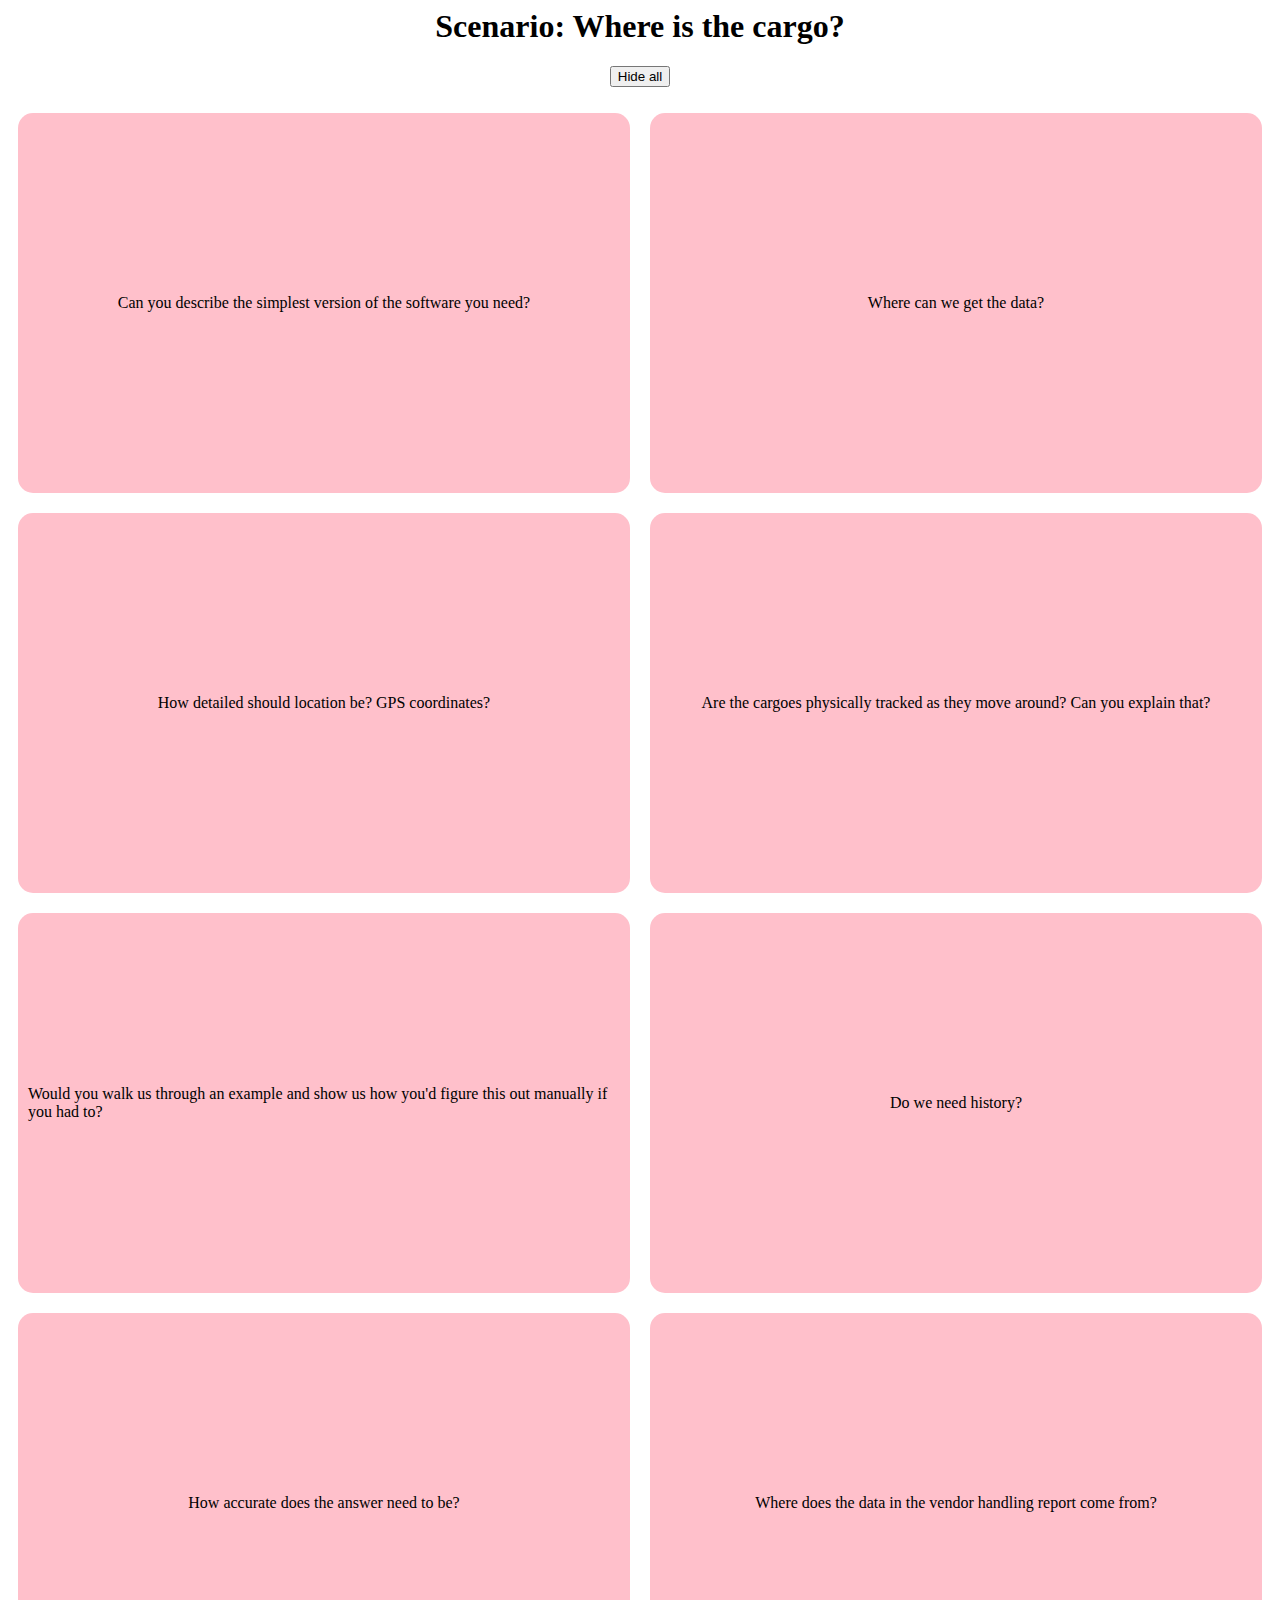
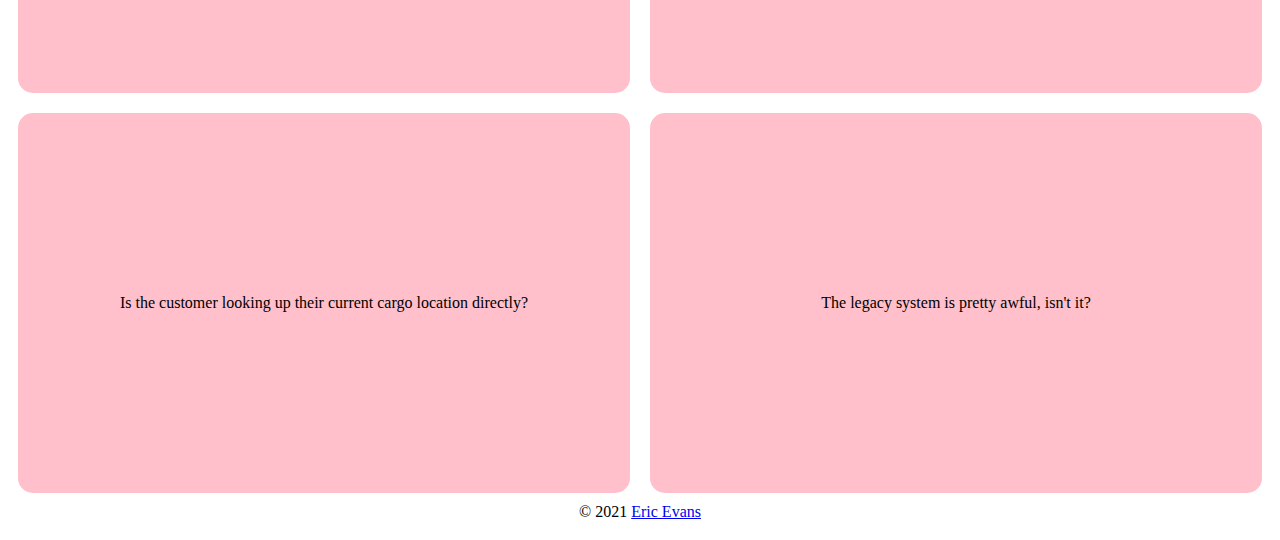
<file: index.html>
<html>

<head>
  <link rel="stylesheet" href="cardsheet.css">
  <script type="text/javascript" src="cardflip.js" defer></script>
</head>

<body>
  <header>
    <h1>
      Scenario: Where is the cargo?
    </h1>
    <button id="hide-all">Hide all</button>
  </header>
  <p></p>
  <div class="sheet">
    <div class="card">
      <div class="question">
        <div class="question-text">
          Can you describe the simplest version of the software you need?
        </div>
      </div>
      <div class="answer">
        <div class="answer-text">
          Automatically download the vendor handling report as a PDF and then do a Ctrl-F and the cargo
          ID, and then copy all the pages it finds.
        </div>
      </div>
    </div>
    <div class="card">
      <div class="question">
        <div class="question-text">Where can we get the data?
        </div>
      </div>
      <div class="answer">
        <div class="answer-text">All the data is in the vendor handling report I would use to do this manually, so you
          could
          get the data from there.
        </div>
      </div>
    </div>
    <div class="card">
      <div class="question">
        <div class="question-text">How detailed should location be? GPS coordinates?
        </div>
      </div>
      <div class="answer">
        <div class="answer-text">We just want to know what vessel voyage it's on or what port it's in. We know where the
          ship
          is, if we need that!
        </div>
      </div>
    </div>
    <div class="card">
      <div class="question">
        <div class="question-text">Are the cargoes physically tracked as they move around? Can you explain that?
        </div>
      </div>
      <div class="answer">
        <div class="answer-text">Cargo gets logged at various points, using bar code scanners or something comparable.
          Especially when a cargo is loaded or unloaded or received or stored, etc.
        </div>
      </div>
    </div>
    <div class="card">
      <div class="question">
        <div class="question-text">Would you walk us through an example and show us how you'd figure this out manually
          if you
          had to?
        </div>
      </div>
      <div class="answer">
        <div class="answer-text">The itinerary says a cargo should be transferred
          in LGB port, and it is due in today on vessel
          voyage X. I go to the vendor handling report for
          the section for LGB, unloading of X. Let’s say I
          see my cargo’s ID in the (long) list. Then I'll find
          the section for the loading of the train it’s
          supposed to be transported out on. I don’t see it
          there, so I know it must be in the port of LGB.
        </div>
      </div>
    </div>
    <div class="card">
      <div class="question">
        <div class="question-text">Do we need history?
        </div>
      </div>
      <div class="answer">
        <div class="answer-text">No. It would be nice to have sometimes when we are trying to figure out what went
          wrong. But
          what we really need now is the current location.
        </div>
      </div>
    </div>
    <div class="card">
      <div class="question">
        <div class="question-text">How accurate does the answer need to be?
        </div>
      </div>
      <div class="answer">
        <div class="answer-text">As accurate as possible.
        </div>
      </div>
    </div>
    <div class="card">
      <div class="question">
        <div class="question-text">Where does the data in the vendor handling report come from?
        </div>
      </div>
      <div class="answer">
        <div class="answer-text">Well, maybe <i>you</i> can tell <i>me</i> that. It's your software after all!
        </div>
      </div>
    </div>
    <div class="card">
      <div class="question">
        <div class="question-text">Is the customer looking up their current cargo location directly?
        </div>
      </div>
      <div class="answer">
        <div class="answer-text">Customers call our shipping clerks to ask.
          Sometimes clerks or operational personnel
          will want to look up a cargo for some
          reason. Or a sales rep, if an important
          customer has a critical cargo.
        </div>
      </div>
    </div>
    <div class="card">
      <div class="question">
        <div class="question-text">The legacy system is pretty awful, isn't it?
        </div>
      </div>
      <div class="answer">
        <div class="answer-text">
          Yes, you've convinced me our software is awful!
        </div>
      </div>
    </div>
  </div>
  <footer>
    © 2021 <a href="https://domainlanguage.com">Eric Evans</a>
  </footer>
</body>

</html>
</file>
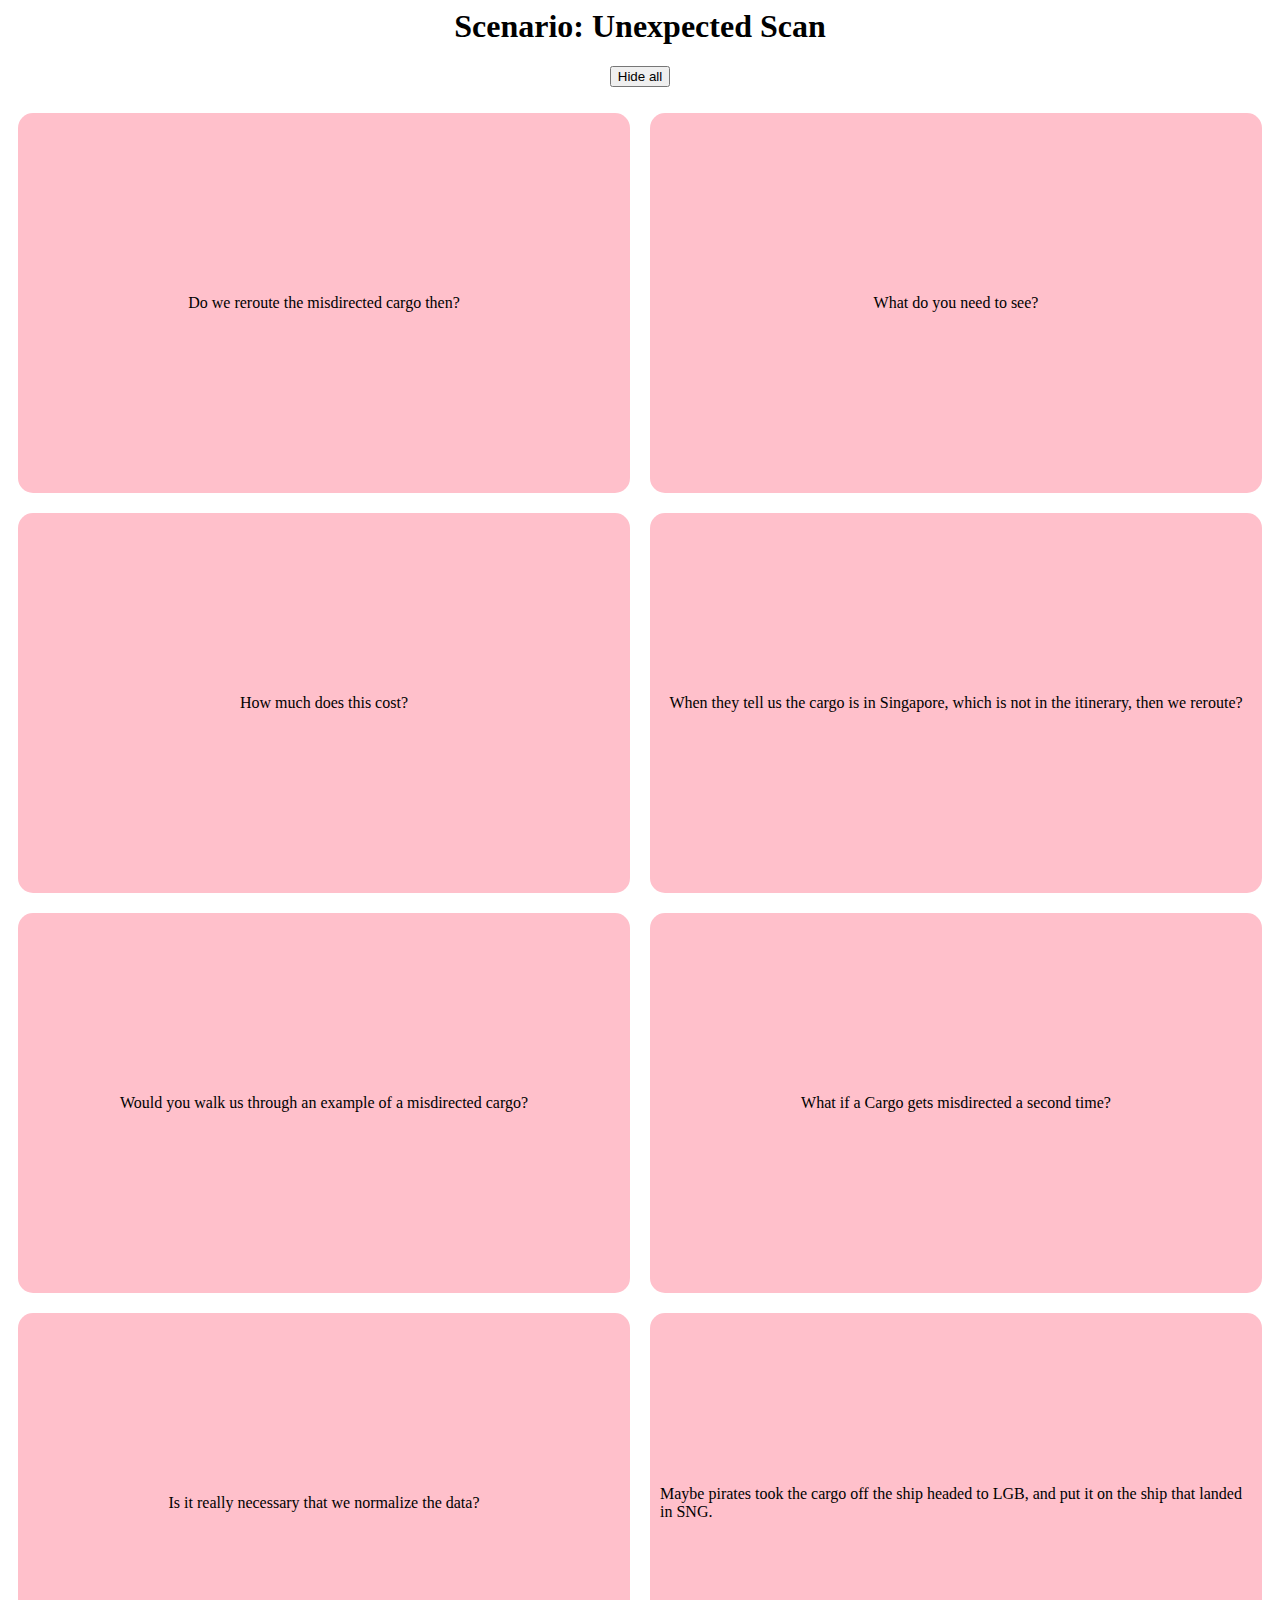
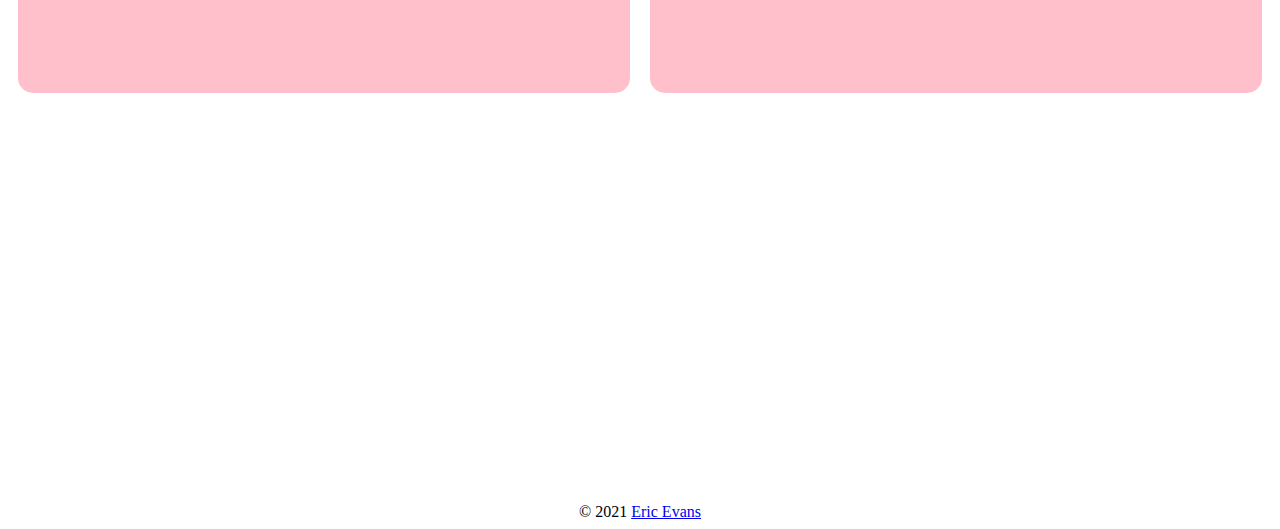
<file: part2.html>
<html>

<head>
  <link rel="stylesheet" href="cardsheet.css">
  <script type="text/javascript" src="cardflip.js" defer></script>
</head>

<body>
  <header>
    <h1>
      Scenario: Unexpected Scan
    </h1>
    <button id="hide-all">Hide all</button>
  </header>
  <p></p>
  <div class="sheet">
    <div class="card">
      <div class="question">
        <div class="question-text">
          Do we reroute the misdirected cargo then?
        </div>
      </div>
      <div class="answer">
        <div class="answer-text">
          Eventually, yes, probably. But first we just need to know it is off-track, and for that we need to know where
          it is!
        </div>
      </div>
    </div>
    <div class="card">
      <div class="question">
        <div class="question-text">What do you need to see?
        </div>
      </div>
      <div class="answer">
        <div class="answer-text">
          You've given us this nice Cargo screen that has the itinerary, etc. Couldn't cargo location be on there? And
          maybe in red if it is not on the itinerary?
        </div>
      </div>
    </div>
    <div class="card">
      <div class="question">
        <div class="question-text">How much does this cost?
        </div>
      </div>
      <div class="answer">
        <div class="answer-text">If we can get it to the destination by the arrival deadline, then we just have to
          absorb
          the shipping from wherever it wound up to the destination.
          If it is late, then it might cost more.
        </div>
      </div>
    </div>
    <div class="card">
      <div class="question">
        <div class="question-text">
          When they tell us the cargo is in Singapore, which is not in the itinerary, then we reroute?
        </div>
      </div>
      <div class="answer">
        <div class="answer-text">
          Well, first we’d want to verify. After all, in Hong
          Kong, they said they loaded it onto a particular
          vessel voyage, and that ship never went near
          Singapore. So someone is wrong! But who? We
          would ask for verification from Singapore. But
          flagging it in the system, notifying someone,
          that’s the key.
        </div>
      </div>
    </div>
    <div class="card">
      <div class="question">
        <div class="question-text">Would you walk us through an example of a misdirected cargo?
        </div>
      </div>
      <div class="answer">
        <div class="answer-text">
          Cargo starts with an itinerary of HKG-LGB-SEA, and the Vendor Handling Report shows it
          was loaded in HKG onto its proper Vessel
          Voyage. But then someone messages me from
          Singapore and tells me they have it. I look in the
          report, and it was unloaded in SNG! So the
          current location would be SNG, and the cargo is
          misdirected. And now we have some work to do.
        </div>
      </div>
    </div>
    <div class="card">
      <div class="question">
        <div class="question-text">What if a Cargo gets misdirected a second time?
        </div>
      </div>
      <div class="answer">
        <div class="answer-text">
          We're screwed.
        </div>
      </div>
    </div>
    <div class="card">
      <div class="question">
        <div class="question-text">Is it really necessary that we normalize the data?
        </div>
      </div>
      <div class="answer">
        <div class="answer-text">
          Oh, all this data is completely normal. Cargoes get misdirected every day.
        </div>
      </div>
    </div>
    <div class="card">
      <div class="question">
        <div class="question-text">Maybe pirates took the cargo off the ship headed to LGB, and put it on the ship that
          landed in SNG.
        </div>
      </div>
      <div class="answer">
        <div class="answer-text">
          I don't think pirates do that. More likely aliens.
        </div>
      </div>
    </div>
  </div>
  <footer>
    © 2021 <a href="https://domainlanguage.com">Eric Evans</a>
  </footer>

</body>

</html>
</file>
<file: cardsheet.css>
.sheet {
  display: grid;
  grid-template-columns: 50% 50%;
  grid-template-rows: repeat(5, 400px);
  margin: auto;
}

.card {
  padding: 0px;
  margin: 10px;
}

.card .question {
  background: pink;
  color: black;
  height: 100%;
  width: 100%;
  transition: 0.5s ease;
  display: flex;
  align-items: center;
  justify-content: center;
  border-radius: 15px;
}

.card .question.revealed {
  height: 20%;
  border-bottom-right-radius: 0px;
  border-bottom-left-radius: 0px;
}

.card .answer {
  display: flex;
  height: 0;
  opacity: 0;
  background: black;
  color: pink;
  justify-content: center;
  align-items: center;
  transition: 0.5s ease;
  border-bottom-right-radius: 15px;
  border-bottom-left-radius: 15px;
}

.card .answer.revealed {
  height: 80%;
  opacity: 100%;
}

.answer-text {
  padding: 20px;
}

.question-text {
  padding: 10px;
}

header {
  text-align: center
}
footer {
  text-align: center;
  width: 100%;
}
</file>
